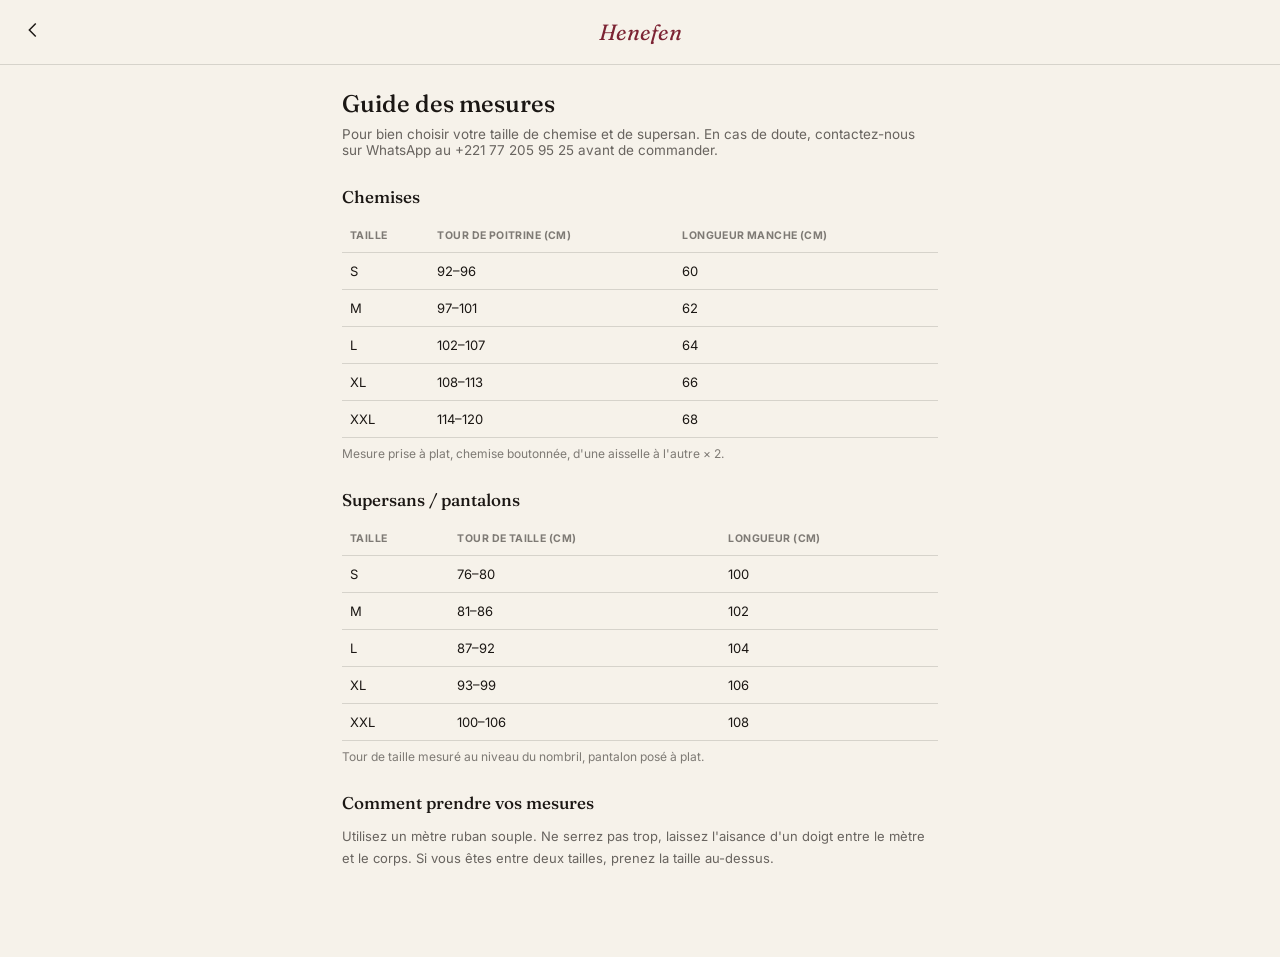
<file: public/guide-mesures/index.html>
<!DOCTYPE html>
<html lang="fr">
<head>
<meta charset="UTF-8">
<meta name="viewport" content="width=device-width, initial-scale=1.0">
<title>Guide des mesures — Henefen</title>
<link rel="preconnect" href="https://fonts.googleapis.com">
<link href="https://fonts.googleapis.com/css2?family=Fraunces:ital,opsz,wght@0,9..144,400;0,9..144,500;0,9..144,600&family=Inter:wght@400;500;600&display=swap" rel="stylesheet">
<style>
  :root{ --bordeaux:#7C2333; --ivory:#F6F2EA; --ink:#1B1714; --sand:#C9A876; --line:rgba(27,23,20,0.14); }
  *{box-sizing:border-box; margin:0; padding:0;}
  body{ background:var(--ivory); color:var(--ink); font-family:'Inter', sans-serif; }
  h1,h2{ font-family:'Fraunces', serif; font-weight:500; }
  .nav{ display:flex; align-items:center; justify-content:space-between; padding:18px 22px; border-bottom:1px solid var(--line); }
  .nav-icon-btn{ background:none; border:none; color:var(--ink); }
  .logo-wordmark{ font-family:'Fraunces', serif; font-style:italic; font-size:22px; color:var(--bordeaux); text-decoration:none; }
  .wrap{ padding:24px 22px 60px; max-width:640px; margin:0 auto; }
  .wrap h1{ font-size:24px; margin-bottom:8px; }
  .wrap > p{ font-size:13.5px; color:rgba(27,23,20,0.65); margin-bottom:28px; }
  h2{ font-size:17px; margin:28px 0 12px; }
  table{ width:100%; border-collapse:collapse; margin-bottom:8px; }
  th, td{ text-align:left; padding:10px 8px; border-bottom:1px solid var(--line); font-size:13px; }
  th{ text-transform:uppercase; letter-spacing:0.04em; font-size:10.5px; color:rgba(27,23,20,0.55); }
  .note{ font-size:12px; color:rgba(27,23,20,0.55); margin-top:6px; }
</style>
</head>
<body>
  <nav class="nav">
    <a href="/" class="nav-icon-btn" aria-label="Retour"><svg width="22" height="22" viewBox="0 0 24 24" fill="none" stroke="currentColor" stroke-width="1.6"><path d="M15 5l-7 7 7 7"/></svg></a>
    <a href="/" class="logo-wordmark">Henefen</a>
    <span style="width:22px;"></span>
  </nav>

  <div class="wrap">
    <h1>Guide des mesures</h1>
    <p>Pour bien choisir votre taille de chemise et de supersan. En cas de doute, contactez-nous sur WhatsApp au +221 77 205 95 25 avant de commander.</p>

    <h2>Chemises</h2>
    <table>
      <tr><th>Taille</th><th>Tour de poitrine (cm)</th><th>Longueur manche (cm)</th></tr>
      <tr><td>S</td><td>92–96</td><td>60</td></tr>
      <tr><td>M</td><td>97–101</td><td>62</td></tr>
      <tr><td>L</td><td>102–107</td><td>64</td></tr>
      <tr><td>XL</td><td>108–113</td><td>66</td></tr>
      <tr><td>XXL</td><td>114–120</td><td>68</td></tr>
    </table>
    <div class="note">Mesure prise à plat, chemise boutonnée, d'une aisselle à l'autre × 2.</div>

    <h2>Supersans / pantalons</h2>
    <table>
      <tr><th>Taille</th><th>Tour de taille (cm)</th><th>Longueur (cm)</th></tr>
      <tr><td>S</td><td>76–80</td><td>100</td></tr>
      <tr><td>M</td><td>81–86</td><td>102</td></tr>
      <tr><td>L</td><td>87–92</td><td>104</td></tr>
      <tr><td>XL</td><td>93–99</td><td>106</td></tr>
      <tr><td>XXL</td><td>100–106</td><td>108</td></tr>
    </table>
    <div class="note">Tour de taille mesuré au niveau du nombril, pantalon posé à plat.</div>

    <h2>Comment prendre vos mesures</h2>
    <p style="font-size:13px; line-height:1.7;">Utilisez un mètre ruban souple. Ne serrez pas trop, laissez l'aisance d'un doigt entre le mètre et le corps. Si vous êtes entre deux tailles, prenez la taille au-dessus.</p>
  </div>
</body>
</html>
</file>
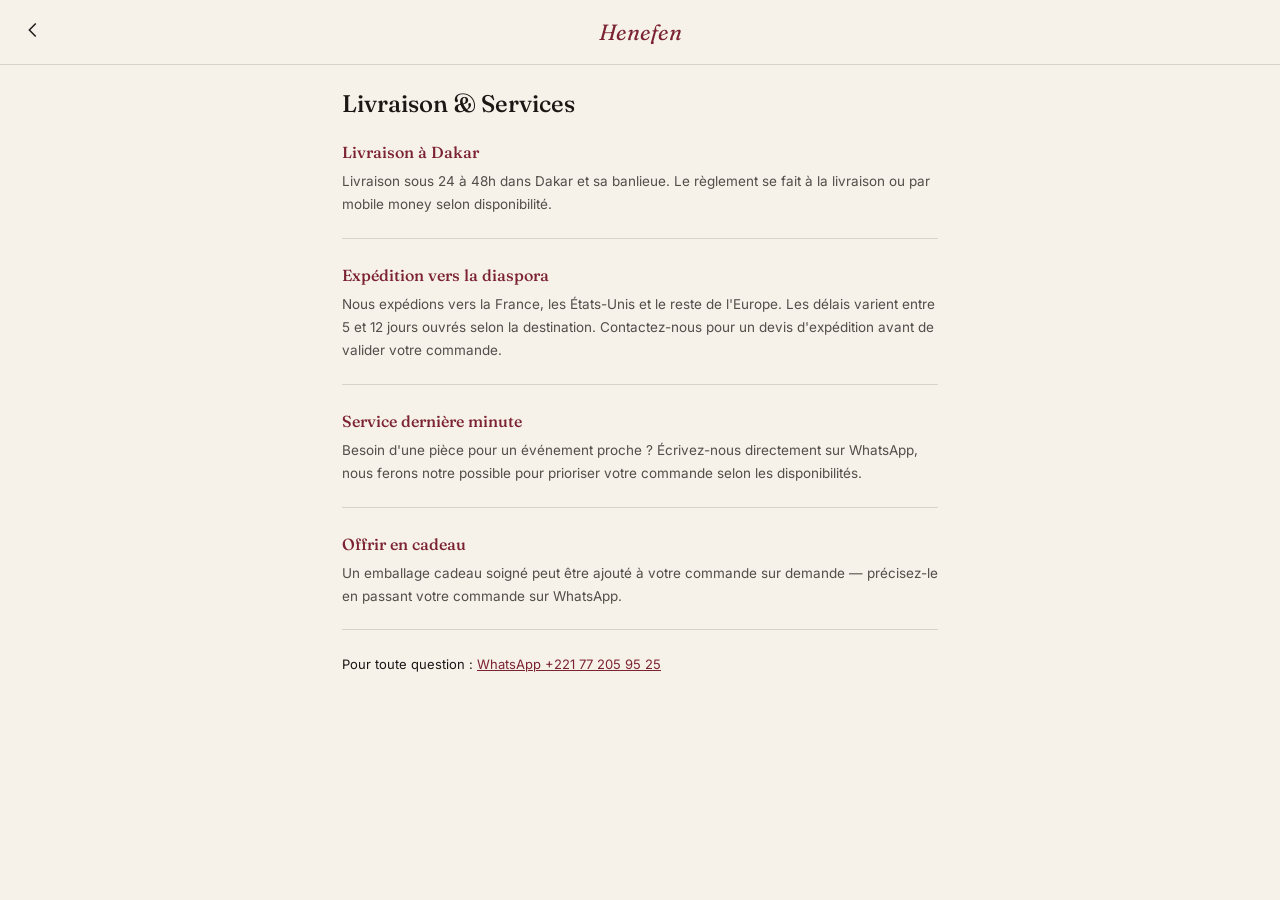
<file: public/infos/index.html>
<!DOCTYPE html>
<html lang="fr">
<head>
<meta charset="UTF-8">
<meta name="viewport" content="width=device-width, initial-scale=1.0">
<title>Livraison & Services — Henefen</title>
<link rel="preconnect" href="https://fonts.googleapis.com">
<link href="https://fonts.googleapis.com/css2?family=Fraunces:ital,opsz,wght@0,9..144,400;0,9..144,500;0,9..144,600&family=Inter:wght@400;500;600&display=swap" rel="stylesheet">
<style>
  :root{ --bordeaux:#7C2333; --ivory:#F6F2EA; --ink:#1B1714; --sand:#C9A876; --line:rgba(27,23,20,0.14); }
  *{box-sizing:border-box; margin:0; padding:0;}
  body{ background:var(--ivory); color:var(--ink); font-family:'Inter', sans-serif; }
  h1,h2{ font-family:'Fraunces', serif; font-weight:500; }
  .nav{ display:flex; align-items:center; justify-content:space-between; padding:18px 22px; border-bottom:1px solid var(--line); }
  .nav-icon-btn{ background:none; border:none; color:var(--ink); }
  .logo-wordmark{ font-family:'Fraunces', serif; font-style:italic; font-size:22px; color:var(--bordeaux); text-decoration:none; }
  .wrap{ padding:24px 22px 60px; max-width:640px; margin:0 auto; }
  .wrap h1{ font-size:24px; margin-bottom:24px; }
  section{ margin-bottom:26px; padding-bottom:22px; border-bottom:1px solid var(--line); }
  section h2{ font-size:16px; margin-bottom:8px; color:var(--bordeaux); }
  section p{ font-size:13.5px; line-height:1.7; color:rgba(27,23,20,0.75); }
  .contact{ font-size:13px; margin-top:8px; }
  .contact a{ color:var(--bordeaux); }
</style>
</head>
<body>
  <nav class="nav">
    <a href="/" class="nav-icon-btn" aria-label="Retour"><svg width="22" height="22" viewBox="0 0 24 24" fill="none" stroke="currentColor" stroke-width="1.6"><path d="M15 5l-7 7 7 7"/></svg></a>
    <a href="/" class="logo-wordmark">Henefen</a>
    <span style="width:22px;"></span>
  </nav>

  <div class="wrap">
    <h1>Livraison & Services</h1>

    <section>
      <h2>Livraison à Dakar</h2>
      <p>Livraison sous 24 à 48h dans Dakar et sa banlieue. Le règlement se fait à la livraison ou par mobile money selon disponibilité.</p>
    </section>

    <section>
      <h2>Expédition vers la diaspora</h2>
      <p>Nous expédions vers la France, les États-Unis et le reste de l'Europe. Les délais varient entre 5 et 12 jours ouvrés selon la destination. Contactez-nous pour un devis d'expédition avant de valider votre commande.</p>
    </section>

    <section>
      <h2>Service dernière minute</h2>
      <p>Besoin d'une pièce pour un événement proche ? Écrivez-nous directement sur WhatsApp, nous ferons notre possible pour prioriser votre commande selon les disponibilités.</p>
    </section>

    <section>
      <h2>Offrir en cadeau</h2>
      <p>Un emballage cadeau soigné peut être ajouté à votre commande sur demande — précisez-le en passant votre commande sur WhatsApp.</p>
    </section>

    <div class="contact">Pour toute question : <a href="https://wa.me/221772059525" target="_blank">WhatsApp +221 77 205 95 25</a></div>
  </div>
</body>
</html>
</file>
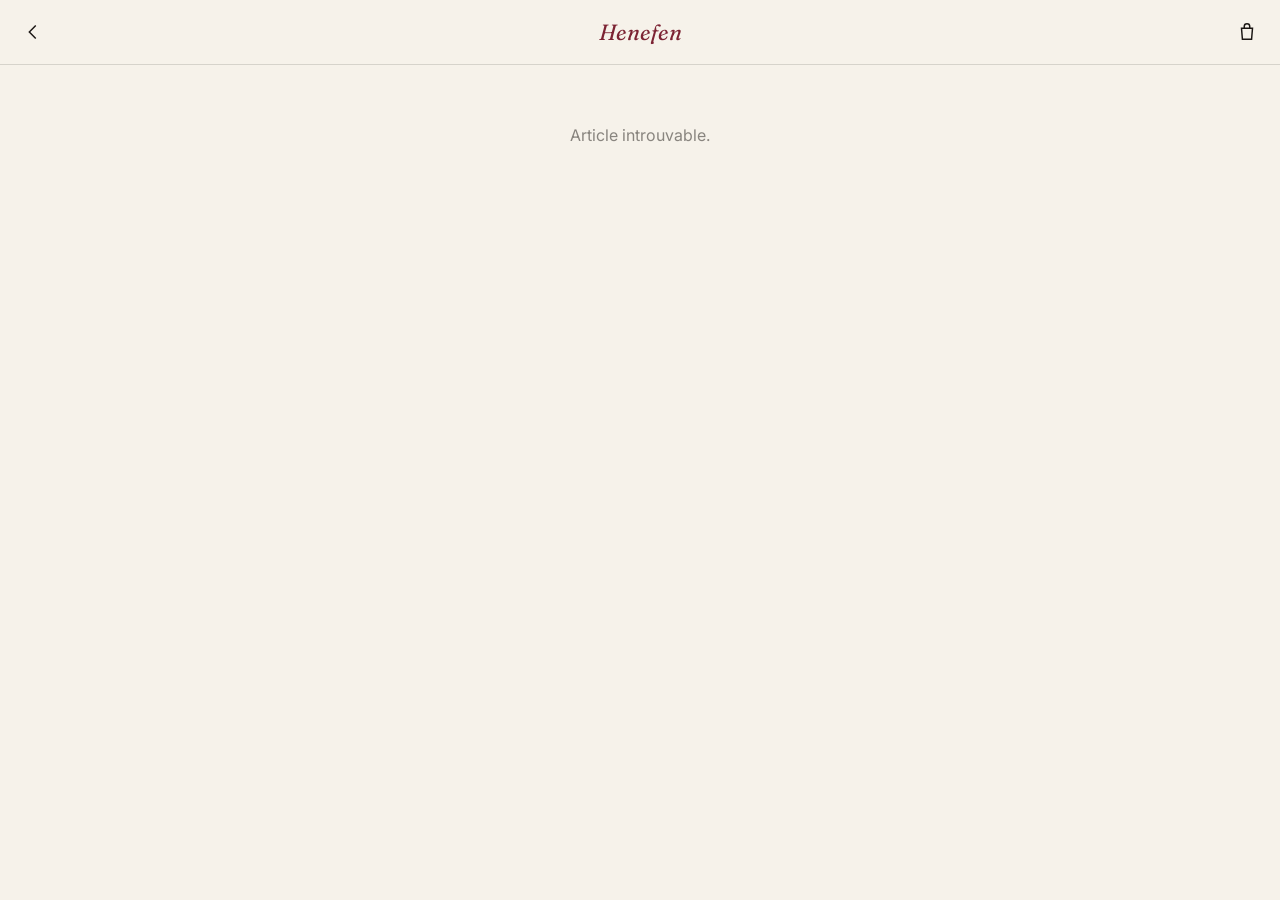
<file: public/produit/index.html>
<!DOCTYPE html>
<html lang="fr">
<head>
<meta charset="UTF-8">
<meta name="viewport" content="width=device-width, initial-scale=1.0">
<title>Fiche produit — Henefen</title>
<link rel="preconnect" href="https://fonts.googleapis.com">
<link href="https://fonts.googleapis.com/css2?family=Fraunces:ital,opsz,wght@0,9..144,400;0,9..144,500;0,9..144,600;1,9..144,400&family=Inter:wght@400;500;600&display=swap" rel="stylesheet">
<style>
  :root{ --bordeaux:#7C2333; --ivory:#F6F2EA; --ink:#1B1714; --sand:#C9A876; --line:rgba(27,23,20,0.14); }
  *{box-sizing:border-box; margin:0; padding:0;}
  body{ background:var(--ivory); color:var(--ink); font-family:'Inter', sans-serif; }
  h1,h2,h3{ font-family:'Fraunces', serif; font-weight:500; }
  .nav{ display:flex; align-items:center; justify-content:space-between; padding:18px 22px; border-bottom:1px solid var(--line); }
  .nav-icon-btn{ background:none; border:none; color:var(--ink); display:flex; }
  .logo-wordmark{ font-family:'Fraunces', serif; font-style:italic; font-size:22px; color:var(--bordeaux); text-decoration:none; }
  .main-photo{ width:100%; aspect-ratio:4/5; background:linear-gradient(150deg,#efe6d4,#C9A876 60%,#8f7248); background-size:cover; background-position:center; }
  .thumb-row{ display:flex; gap:8px; padding:10px 22px; overflow-x:auto; }
  .thumb{ flex:0 0 56px; aspect-ratio:3/4; background-size:cover; background-position:center; background-color:#e7dcc4; cursor:pointer; border:2px solid transparent; }
  .thumb.active{ border-color:var(--bordeaux); }
  .info{ padding:16px 22px 60px; max-width:520px; }
  .info h1{ font-size:20px; margin-bottom:6px; }
  .desc{ font-size:13px; color:rgba(27,23,20,0.6); margin-bottom:14px; }
  .price-row{ display:flex; align-items:center; justify-content:space-between; margin-bottom:14px; }
  .price{ font-family:'Fraunces', serif; font-size:22px; }
  .currency-select{ font-size:11px; border:1px solid var(--line); background:transparent; padding:8px 12px; }
  .swatches{ display:flex; gap:10px; margin-bottom:20px; }
  .swatch{ width:24px; height:24px; border-radius:50%; border:2px solid transparent; cursor:pointer; }
  .swatch.active{ border-color:var(--ink); }
  .mix-btn{ display:block; width:100%; border:1px solid var(--ink); background:transparent; padding:14px; font-size:12px; letter-spacing:0.08em; text-transform:uppercase; text-align:center; text-decoration:none; color:var(--ink); font-weight:600; }
  .state-msg{ padding:60px 22px; text-align:center; color:rgba(27,23,20,0.5); }
</style>
</head>
<body>
  <nav class="nav">
    <a href="/boutique/" class="nav-icon-btn" aria-label="Retour"><svg width="22" height="22" viewBox="0 0 24 24" fill="none" stroke="currentColor" stroke-width="1.6"><path d="M15 5l-7 7 7 7"/></svg></a>
    <a href="/" class="logo-wordmark">Henefen</a>
    <a href="/panier/" class="nav-icon-btn" aria-label="Panier"><svg width="22" height="22" viewBox="0 0 24 24" fill="none" stroke="currentColor" stroke-width="1.6"><path d="M6 8h12l-1 12H7L6 8z"/><path d="M9 8V6a3 3 0 016 0v2"/></svg></a>
  </nav>

  <div id="content"><div class="state-msg">Chargement…</div></div>

<script>
  const FX_SYMBOL = { FCFA: 'FCFA', EUR: '€', USD: '$', GBP: '£' };
  let fxRates = { FCFA: 1 };
  let currentProduct = null;

  const slug = new URLSearchParams(window.location.search).get('slug');
  const content = document.getElementById('content');

  async function init() {
    if (!slug) { content.innerHTML = '<div class="state-msg">Article introuvable.</div>'; return; }
    try {
      const [prodRes, settingsRes] = await Promise.all([
        fetch(`/api/products/${encodeURIComponent(slug)}`),
        fetch('/api/settings')
      ]);
      if (!prodRes.ok) throw new Error('404');
      const data = await prodRes.json();
      const settings = await settingsRes.json();
      fxRates.EUR = parseFloat(settings.settings.fx_eur) || 0;
      fxRates.USD = parseFloat(settings.settings.fx_usd) || 0;
      fxRates.GBP = parseFloat(settings.settings.fx_gbp) || 0;
      currentProduct = data.product;
      render(currentProduct);
    } catch (e) {
      content.innerHTML = '<div class="state-msg">Cet article est introuvable ou plus disponible.</div>';
    }
  }

  function render(p) {
    const photos = p.photos && p.photos.length ? p.photos : [];
    const mainPhoto = photos[0] || '';
    const thumbs = photos.map((url, i) => `<div class="thumb ${i===0?'active':''}" data-url="${url}" style="background-image:url('${url}')"></div>`).join('');
    const swatches = (p.colors || []).map((c, i) => `<div class="swatch ${i===0?'active':''}" style="background:${c.hex}"></div>`).join('');

    content.innerHTML = `
      <div class="main-photo" id="mainPhoto" style="${mainPhoto ? `background-image:url('${mainPhoto}')` : ''}"></div>
      <div class="thumb-row">${thumbs}</div>
      <div class="info">
        <h1>${p.name}</h1>
        <div class="desc">${p.description || ''}</div>
        <div class="price-row">
          <span class="price" id="priceEl" data-fcfa="${p.price_fcfa}">${Number(p.price_fcfa).toLocaleString('fr-FR')} FCFA</span>
          <select class="currency-select" id="currencySelect">
            <option value="FCFA">FCFA</option>
            <option value="EUR">EUR</option>
            <option value="USD">USD</option>
            <option value="GBP">GBP</option>
          </select>
        </div>
        <div class="swatches">${swatches}</div>
        <button class="mix-btn" id="addToCartBtn" style="margin-bottom:10px; cursor:pointer;">Ajouter au panier</button>
        <div id="cartMsg" style="font-size:12.5px; margin-bottom:10px;"></div>
        ${p.piece_type === 'chemise' ? '<a href="/boutique/?type=supersan" class="mix-btn">Assortir avec un supersan →</a>' : ''}
        ${p.piece_type === 'supersan' ? '<a href="/boutique/?type=chemise" class="mix-btn">Assortir avec une chemise →</a>' : ''}
      </div>
    `;

    document.getElementById('addToCartBtn').addEventListener('click', () => {
      const activeColorEl = document.querySelector('.swatch.active');
      const colorIndex = [...document.querySelectorAll('.swatch')].indexOf(activeColorEl);
      const color = (p.colors || [])[colorIndex] || null;
      const cart = JSON.parse(localStorage.getItem('henefen_cart') || '[]');
      cart.push({
        product_id: p.id,
        name: p.name,
        color_id: color ? color.id : null,
        color_name: color ? color.color_name : '',
        unit_price_fcfa: p.price_fcfa,
        quantity: 1,
        photo_url: mainPhoto
      });
      localStorage.setItem('henefen_cart', JSON.stringify(cart));
      document.getElementById('cartMsg').innerHTML = 'Ajouté au panier — <a href="/panier/" style="color:var(--bordeaux);">voir le panier →</a>';
    });

    document.querySelectorAll('.thumb').forEach(t => {
      t.addEventListener('click', () => {
        document.querySelectorAll('.thumb').forEach(x => x.classList.remove('active'));
        t.classList.add('active');
        document.getElementById('mainPhoto').style.backgroundImage = `url('${t.dataset.url}')`;
      });
    });
    document.querySelectorAll('.swatch').forEach(s => {
      s.addEventListener('click', () => {
        document.querySelectorAll('.swatch').forEach(x => x.classList.remove('active'));
        s.classList.add('active');
      });
    });
    document.getElementById('currencySelect').addEventListener('change', (e) => {
      const priceEl = document.getElementById('priceEl');
      const fcfa = Number(priceEl.dataset.fcfa);
      const cur = e.target.value;
      const converted = fcfa * (fxRates[cur] || 1);
      priceEl.textContent = cur === 'FCFA'
        ? Math.round(converted).toLocaleString('fr-FR') + ' FCFA'
        : converted.toLocaleString('fr-FR', { minimumFractionDigits: 2, maximumFractionDigits: 2 }) + ' ' + FX_SYMBOL[cur];
    });
  }

  init();
</script>
</body>
</html>
</file>
